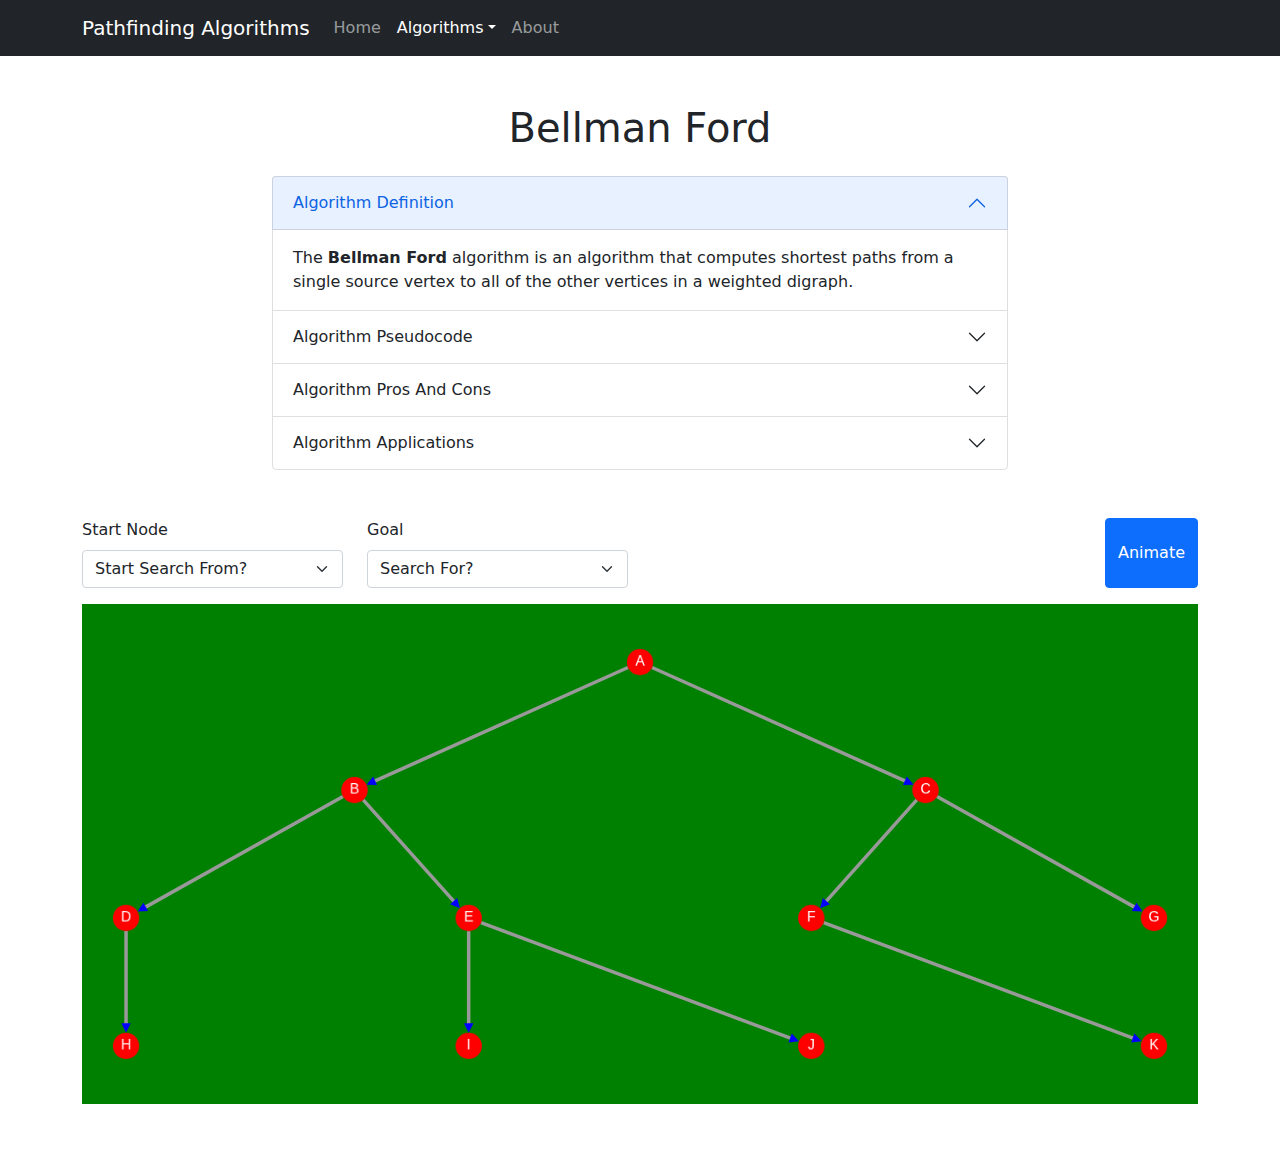
<file: bellman-ford.html>
<!DOCTYPE html>
<html lang="en-US">

    <head>
        <!-- Web Page Metadata -->
        <meta name="viewport" content="width=device-width, initial-scale=1">
        <meta charset="utf-8">

        <!-- Web Page Title -->
        <title>Bellman Ford - PA</title>

        <!-- Web Page Stylesheets -->
        <link rel="stylesheet" href="styles/bootstrap.css">
        <link rel="stylesheet" href="styles/custom.css">

        <!-- Web Page Scripts -->
        <script src="scripts/bootstrap.bundle.js"></script>
        <script src="scripts/cytoscape.min.js"></script>
    </head>

    <body>

        <!-- Navigation Bar -->
        <nav class="navbar navbar-expand-lg navbar-dark bg-dark">
            <div class="container">
                <!-- The Branding On The Left -->
                <a class="navbar-brand" href="index.html">Pathfinding Algorithms</a>
                <!-- The Navbar Menu Toggler Button (For Small Screens) -->
                <button class="navbar-toggler" type="button" data-bs-toggle="collapse" data-bs-target="#paNavbar" aria-controls="paNavbar" aria-expanded="false" aria-label="Toggle Navigation">
                    <span class="navbar-toggler-icon"></span>
                </button>
                <!-- The Actual Navbar -->
                <div class="collapse navbar-collapse" id="paNavbar">
                    <ul class="navbar-nav me-auto mb-2 mb-lg-0">
                        <!-- Link 1 -->
                        <li class="nav-item">
                            <a class="nav-link" href="index.html">Home</a>
                        </li>
                        <!-- Link 2 -->
                        <li class="nav-item dropdown">
                            <a class="nav-link dropdown-toggle active" href="#" id="algorithms-dropdown" role="button" data-bs-toggle="dropdown" aria-expanded="false">Algorithms</a>
                            <ul class="dropdown-menu" aria-labelledby="algorithms-dropdown">
                                <li><a class="dropdown-item" href="breadth-first-search.html">Breadth First Search (BFS)</a></li>
                                <li><a class="dropdown-item" href="depth-first-search.html">Depth First Search (DFS)</a></li>
                                <li><a class="dropdown-item" href="floyd-warshall.html">Floyd Warshall</a></li>
                                <li><a class="dropdown-item active" href="bellman-ford.html">Bellman Ford</a></li>
                                <li><a class="dropdown-item" href="dijkstra.html">Dijkstra</a></li>
                            </ul>
                        </li>
                        <!-- Link 3 -->
                        <li class="nav-item">
                            <a class="nav-link" href="index.html">About</a>
                        </li>
                    </ul>
                </div>
            </div>
        </nav>

        <!-- Algorithm Page Content -->
        <div class="container">
            <div class="row">
                <div class="col-xs-12 text-center mt-5">
                    <h1>Bellman Ford</h1>
                </div>
            </div>
            <div class="row">
                <div class="col-xs-12 col-lg-8 me-auto ms-auto mt-3">
                    <div class="accordion" id="algorithm-accordion">
                        <div class="accordion-item">
                            <h2 class="accordion-header" id="definition-heading">
                                <button class="accordion-button" type="button" data-bs-toggle="collapse" data-bs-target="#algorithm-definition" aria-expanded="true" aria-controls="algorithm-definition">
                                    Algorithm Definition
                                </button>
                            </h2>
                            <div id="algorithm-definition" class="accordion-collapse collapse show" aria-labelledby="definition-heading" data-bs-parent="#algorithm-accordion">
                                <div class="accordion-body">
                                    The <strong>Bellman Ford</strong> algorithm is an algorithm that computes shortest paths from a single source vertex to all of the other vertices in a weighted digraph.
                                </div>
                            </div>
                        </div>
                        <div class="accordion-item">
                            <h2 class="accordion-header" id="pseudocode-heading">
                                <button class="accordion-button collapsed" type="button" data-bs-toggle="collapse" data-bs-target="#algorithm-pseudocode" aria-expanded="false" aria-controls="algorithm-pseudocode">
                                    Algorithm Pseudocode
                                </button>
                            </h2>
                            <div id="algorithm-pseudocode" class="accordion-collapse collapse" aria-labelledby="pseudocode-heading" data-bs-parent="#algorithm-accordion">
                                <div class="accordion-body">
                                    <pre>
                                        <code>
1.    function BellmanFord(list vertices, list edges, vertex source) is

2.    distance := list of size n
3.    predecessor := list of size n

4.    // Step 1: initialize graph
5.    for each vertex v in vertices do
6.        distance[v] := inf
7.        predecessor[v] := null
    
8.    distance[source] := 0

9.    // Step 2: relax edges repeatedly
10.    repeat |V|−1 times:
11.        for each edge (u, v) with weight w in edges do
12.            if distance[u] + w < distance[v] then
13.                distance[v] := distance[u] + w
14.                predecessor[v] := u
15.
16.    // Step 3: check for negative-weight cycles
17.    for each edge (u, v) with weight w in edges do
18.        if distance[u] + w < distance[v] then
19.            error "Graph contains a negative-weight cycle"

20.    return distance, predecessor
                                        </code>
                                    </pre>
                                </div>
                            </div>
                        </div>
                        <div class="accordion-item">
                            <h2 class="accordion-header" id="proscons-heading">
                                <button class="accordion-button collapsed" type="button" data-bs-toggle="collapse" data-bs-target="#algorithm-proscons" aria-expanded="false" aria-controls="algorithm-proscons">
                                    Algorithm Pros And Cons
                                </button>
                            </h2>
                            <div id="algorithm-proscons" class="accordion-collapse collapse" aria-labelledby="proscons-heading" data-bs-parent="#algorithm-accordion">
                                <div class="accordion-body">
                                    <strong>Pros (Advantages):</strong>
                                    <ul>
                                        <li>Capability to handle negative weights.</li>
                                        <li>Works well for distributed systems.</li>
                                        <li>It is a dynamic algorithm.</li>
                                    </ul>
                                    <strong>Cons (Disadvantages):</strong>
                                    <ul>
                                        <li>It can only work for directed graphs.</li>
                                        <li>It only requires local information.</li>
                                    </ul>
                                </div>
                            </div>
                        </div>
                        <div class="accordion-item">
                            <h2 class="accordion-header" id="applications-heading">
                                <button class="accordion-button collapsed" type="button" data-bs-toggle="collapse" data-bs-target="#algorithm-applications" aria-expanded="false" aria-controls="algorithm-applications">
                                    Algorithm Applications
                                </button>
                            </h2>
                            <div id="algorithm-applications" class="accordion-collapse collapse" aria-labelledby="applications-heading" data-bs-parent="#algorithm-accordion">
                                <div class="accordion-body">
                                    <ul>
                                        <li>Network Routing</li>
                                    </ul>
                                </div>
                            </div>
                        </div>
                    </div>
                </div>
            </div>
        </div>

        <div class="container">
            <div class="row">
                <div class="col-md-3 mt-5">
                    <label for="start-node" class="form-label">Start Node</label>
                    <select class="form-select" id="start-node">
                        <option value="">Start Search From?</option>
                    </select>
                </div>
                <div class="col-md-3 mt-5">
                    <label for="goal-node" class="form-label">Goal</label>
                    <select class="form-select" id="goal-node">
                        <option value="">Search For?</option>
                    </select>
                </div>
                <div class="col-md-6 mt-5">
                    <button class="btn btn-primary h-100 float-end" onclick="start()">Animate</button>
                </div>
            </div>
            <div class="row">
                <div class="col-xs-12 mb-5 mt-3">
                    <div id="cy"></div>
                </div>
            </div>
        </div>

        <script src="scripts/bellman-ford.js"></script>
    </body>

</html>
</file>
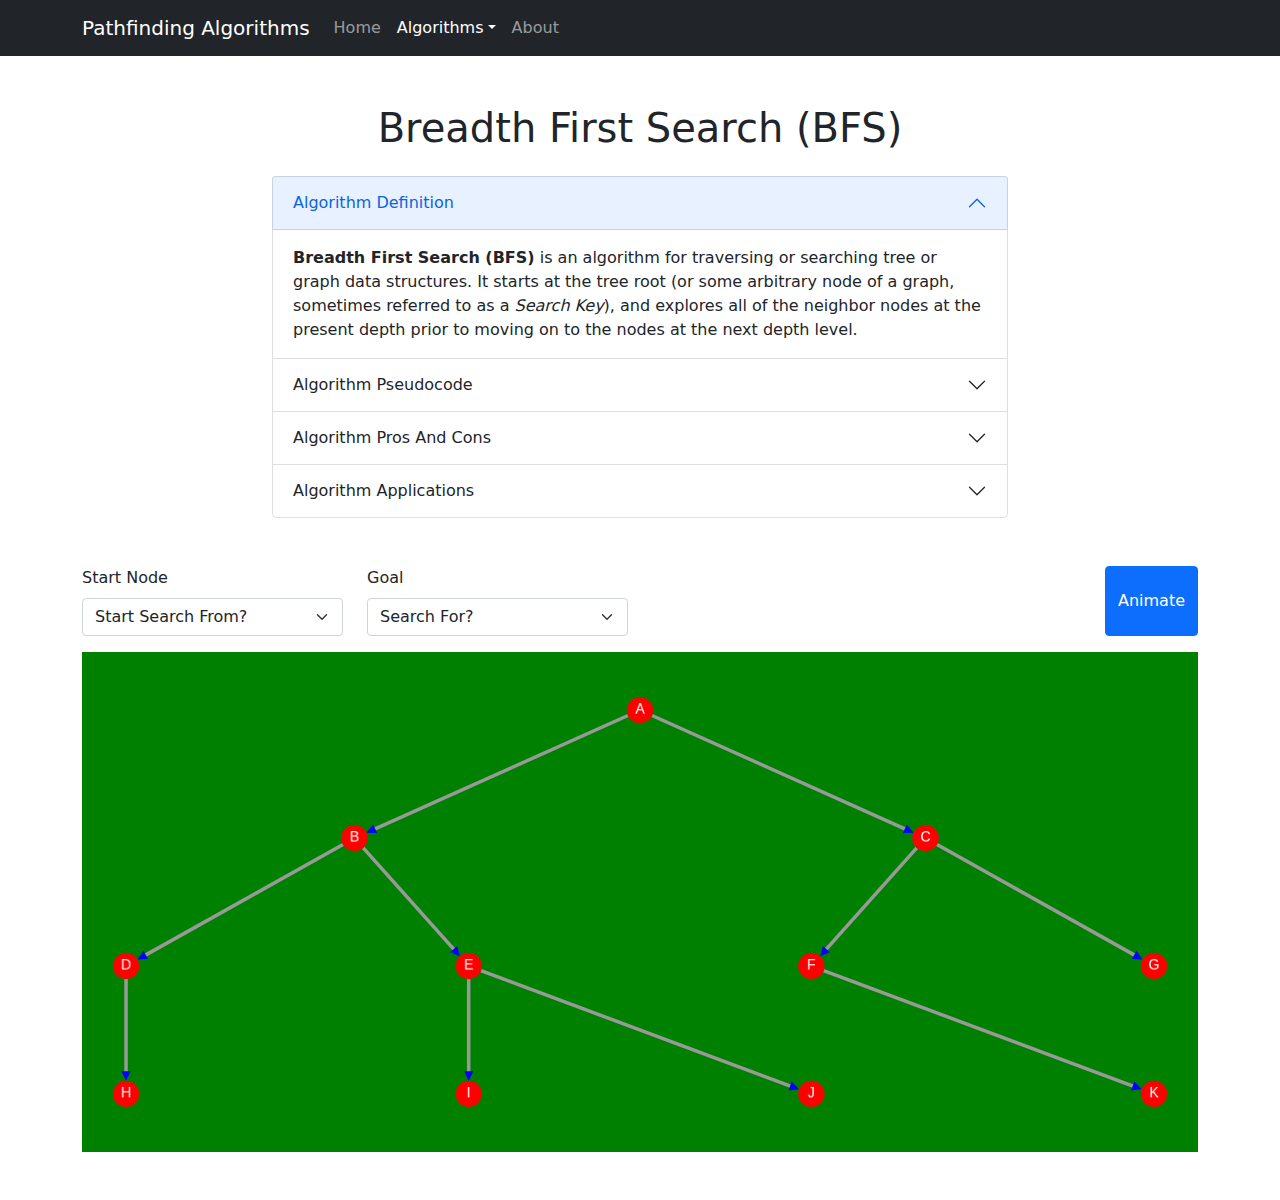
<file: breadth-first-search.html>
<!DOCTYPE html>
<html lang="en-US">

    <head>
        <!-- Web Page Metadata -->
        <meta name="viewport" content="width=device-width, initial-scale=1">
        <meta charset="utf-8">

        <!-- Web Page Title -->
        <title>Breadth First Search - PA</title>

        <!-- Web Page Stylesheets -->
        <link rel="stylesheet" href="styles/bootstrap.css">
        <link rel="stylesheet" href="styles/custom.css">

        <!-- Web Page Scripts -->
        <script src="scripts/bootstrap.bundle.js"></script>
        <script src="scripts/cytoscape.min.js"></script>
    </head>

    <body>
        <!-- Navigation Bar -->
        <nav class="navbar navbar-expand-lg navbar-dark bg-dark">
            <div class="container">
                <!-- The Branding On The Left -->
                <a class="navbar-brand" href="index.html">Pathfinding Algorithms</a>
                <!-- The Navbar Menu Toggler Button (For Small Screens) -->
                <button class="navbar-toggler" type="button" data-bs-toggle="collapse" data-bs-target="#paNavbar" aria-controls="paNavbar" aria-expanded="false" aria-label="Toggle Navigation">
                    <span class="navbar-toggler-icon"></span>
                </button>
                <!-- The Actual Navbar -->
                <div class="collapse navbar-collapse" id="paNavbar">
                    <ul class="navbar-nav me-auto mb-2 mb-lg-0">
                        <!-- Link 1 -->
                        <li class="nav-item">
                            <a class="nav-link" href="index.html">Home</a>
                        </li>
                        <!-- Link 2 -->
                        <li class="nav-item dropdown">
                            <a class="nav-link dropdown-toggle active" href="#" id="algorithms-dropdown" role="button" data-bs-toggle="dropdown" aria-expanded="false">Algorithms</a>
                            <ul class="dropdown-menu" aria-labelledby="algorithms-dropdown">
                                <li><a class="dropdown-item active" href="breadth-first-search.html">Breadth First Search (BFS)</a></li>
                                <li><a class="dropdown-item" href="depth-first-search.html">Depth First Search (DFS)</a></li>
                                <li><a class="dropdown-item" href="floyd-warshall.html">Floyd Warshall</a></li>
                                <li><a class="dropdown-item" href="bellman-ford.html">Bellman Ford</a></li>
                                <li><a class="dropdown-item" href="dijkstra.html">Dijkstra</a></li>
                            </ul>
                        </li>
                        <!-- Link 3 -->
                        <li class="nav-item">
                            <a class="nav-link" href="index.html">About</a>
                        </li>
                    </ul>
                </div>
            </div>
        </nav>

        <!-- Algorithm Page Content -->
        <div class="container">
            <div class="row">
                <div class="col-xs-12 text-center mt-5">
                    <h1>Breadth First Search (BFS)</h1>
                </div>
            </div>
            <div class="row">
                <div class="col-xs-12 col-lg-8 me-auto ms-auto mt-3">
                    <div class="accordion" id="algorithm-accordion">
                        <div class="accordion-item">
                            <h2 class="accordion-header" id="definition-heading">
                                <button class="accordion-button" type="button" data-bs-toggle="collapse" data-bs-target="#algorithm-definition" aria-expanded="true" aria-controls="algorithm-definition">
                                    Algorithm Definition
                                </button>
                            </h2>
                            <div id="algorithm-definition" class="accordion-collapse collapse show" aria-labelledby="definition-heading" data-bs-parent="#algorithm-accordion">
                                <div class="accordion-body">
                                    <strong>Breadth First Search (BFS)</strong> is an algorithm for traversing or searching tree or graph data structures. It starts at the tree root (or some arbitrary node of a graph, sometimes referred to as a <em>Search Key</em>), and explores all of the neighbor nodes at the present depth prior to moving on to the nodes at the next depth level.
                                </div>
                            </div>
                        </div>
                        <div class="accordion-item">
                            <h2 class="accordion-header" id="pseudocode-heading">
                                <button class="accordion-button collapsed" type="button" data-bs-toggle="collapse" data-bs-target="#algorithm-pseudocode" aria-expanded="false" aria-controls="algorithm-pseudocode">
                                    Algorithm Pseudocode
                                </button>
                            </h2>
                            <div id="algorithm-pseudocode" class="accordion-collapse collapse" aria-labelledby="pseudocode-heading" data-bs-parent="#algorithm-accordion">
                                <div class="accordion-body">
                                    <pre>
                                        <code>
1.    procedure BFS(G, root) is
2.        let Q be a queue
3.        label root as discovered
4.        Q.enqueue(root)
5.        while Q is not empty do
6.            v := Q.dequeue()
7.            if v is the goal then
8.                return v
9.                for all edges from v to w in G.adjacentEdges(v) do
10.                    if w is not labeled as discovered then
11.                        label w as discovered
12.                        Q.enqueue(w)
                                        </code>
                                    </pre>
                                </div>
                            </div>
                        </div>
                        <div class="accordion-item">
                            <h2 class="accordion-header" id="proscons-heading">
                                <button class="accordion-button collapsed" type="button" data-bs-toggle="collapse" data-bs-target="#algorithm-proscons" aria-expanded="false" aria-controls="algorithm-proscons">
                                    Algorithm Pros And Cons
                                </button>
                            </h2>
                            <div id="algorithm-proscons" class="accordion-collapse collapse" aria-labelledby="proscons-heading" data-bs-parent="#algorithm-accordion">
                                <div class="accordion-body">
                                    <strong>Pros (Advantages):</strong>
                                    <ul>
                                        <li>If a solution exists, BFS will definitely find it.</li>
                                        <li>If 2 solutions exist the shortest one is found first.</li>
                                        <li>Never get trapped in unwanted nodes without the solution.</li>
                                        <li>Find the closest goal in the least time.</li>
                                    </ul>
                                    <strong>Cons (Disadvantages):</strong>
                                    <ul>
                                        <li>If the solution is far away from the root, BFS will consume more time.</li>
                                        <li>Each level of nodes are stored before creating the next one, hence it uses more memory.</li>
                                    </ul>
                                </div>
                            </div>
                        </div>
                        <div class="accordion-item">
                            <h2 class="accordion-header" id="applications-heading">
                                <button class="accordion-button collapsed" type="button" data-bs-toggle="collapse" data-bs-target="#algorithm-applications" aria-expanded="false" aria-controls="algorithm-applications">
                                    Algorithm Applications
                                </button>
                            </h2>
                            <div id="algorithm-applications" class="accordion-collapse collapse" aria-labelledby="applications-heading" data-bs-parent="#algorithm-accordion">
                                <div class="accordion-body">
                                    <ul>
                                        <li>Finding shortest path.</li>
                                        <li>Checking graph with bipertiteness.</li>
                                        <li>Copying cheiney's algorithm.</li>
                                    </ul>
                                </div>
                            </div>
                        </div>
                    </div>
                </div>
            </div>
        </div>

        <div class="container">
            <div class="row">
                <div class="col-md-3 mt-5">
                    <label for="start-node" class="form-label">Start Node</label>
                    <select class="form-select" id="start-node">
                        <option value="">Start Search From?</option>
                    </select>
                </div>
                <div class="col-md-3 mt-5">
                    <label for="goal-node" class="form-label">Goal</label>
                    <select class="form-select" id="goal-node">
                        <option value="">Search For?</option>
                    </select>
                </div>
                <div class="col-md-6 mt-5">
                    <button class="btn btn-primary h-100 float-end" onclick="start()">Animate</button>
                </div>
            </div>
            <div class="row">
                <div class="col-xs-12 mb-5 mt-3">
                    <div id="cy"></div>
                </div>
            </div>
        </div>

        <script src="scripts/bfs.js"></script>
    </body>

</html>
</file>
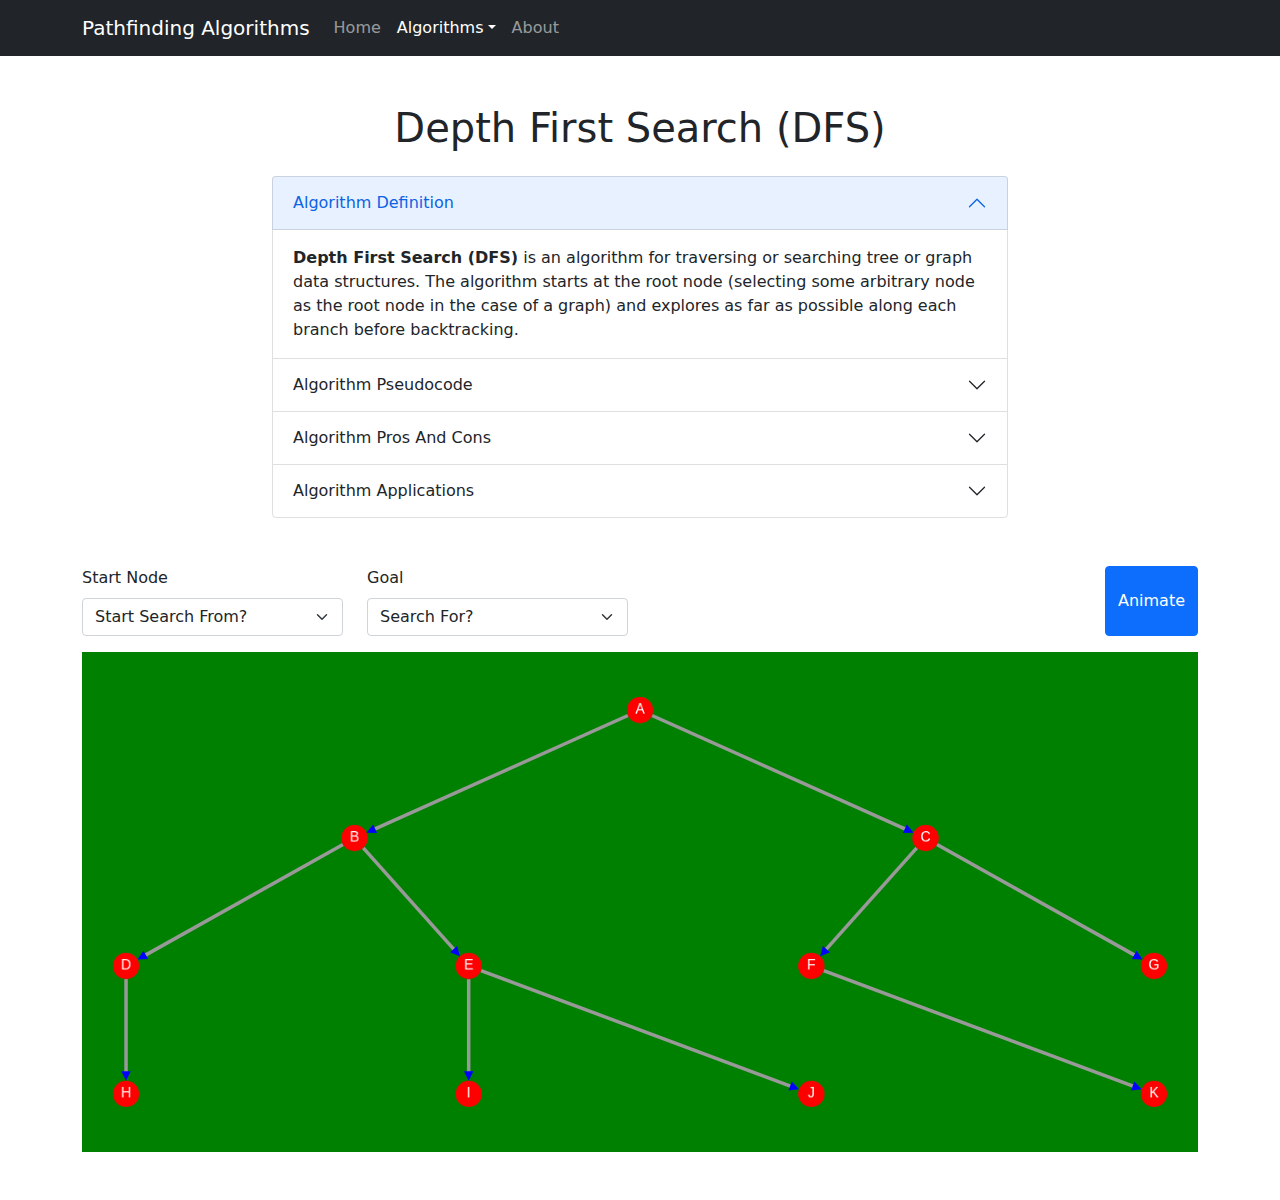
<file: depth-first-search.html>
<!DOCTYPE html>
<html lang="en-US">

    <head>
        <!-- Web Page Metadata -->
        <meta name="viewport" content="width=device-width, initial-scale=1">
        <meta charset="utf-8">

        <!-- Web Page Title -->
        <title>Depth First Search - PA</title>

        <!-- Web Page Stylesheets -->
        <link rel="stylesheet" href="styles/bootstrap.css">
        <link rel="stylesheet" href="styles/custom.css">

        <!-- Web Page Scripts -->
        <script src="scripts/bootstrap.bundle.js"></script>
        <script src="scripts/cytoscape.min.js"></script>
    </head>

    <body>

        <!-- Navigation Bar -->
        <nav class="navbar navbar-expand-lg navbar-dark bg-dark">
            <div class="container">
                <!-- The Branding On The Left -->
                <a class="navbar-brand" href="index.html">Pathfinding Algorithms</a>
                <!-- The Navbar Menu Toggler Button (For Small Screens) -->
                <button class="navbar-toggler" type="button" data-bs-toggle="collapse" data-bs-target="#paNavbar" aria-controls="paNavbar" aria-expanded="false" aria-label="Toggle Navigation">
                    <span class="navbar-toggler-icon"></span>
                </button>
                <!-- The Actual Navbar -->
                <div class="collapse navbar-collapse" id="paNavbar">
                    <ul class="navbar-nav me-auto mb-2 mb-lg-0">
                        <!-- Link 1 -->
                        <li class="nav-item">
                            <a class="nav-link" href="index.html">Home</a>
                        </li>
                        <!-- Link 2 -->
                        <li class="nav-item dropdown">
                            <a class="nav-link dropdown-toggle active" href="#" id="algorithms-dropdown" role="button" data-bs-toggle="dropdown" aria-expanded="false">Algorithms</a>
                            <ul class="dropdown-menu" aria-labelledby="algorithms-dropdown">
                                <li><a class="dropdown-item" href="breadth-first-search.html">Breadth First Search (BFS)</a></li>
                                <li><a class="dropdown-item active" href="depth-first-search.html">Depth First Search (DFS)</a></li>
                                <li><a class="dropdown-item" href="floyd-warshall.html">Floyd Warshall</a></li>
                                <li><a class="dropdown-item" href="bellman-ford.html">Bellman Ford</a></li>
                                <li><a class="dropdown-item" href="dijkstra.html">Dijkstra</a></li>
                            </ul>
                        </li>
                        <!-- Link 3 -->
                        <li class="nav-item">
                            <a class="nav-link" href="index.html">About</a>
                        </li>
                    </ul>
                </div>
            </div>
        </nav>

        <!-- Algorithm Page Content -->
        <div class="container">
            <div class="row">
                <div class="col-xs-12 text-center mt-5">
                    <h1>Depth First Search (DFS)</h1>
                </div>
            </div>
            <div class="row">
                <div class="col-xs-12 col-lg-8 me-auto ms-auto mt-3">
                    <div class="accordion" id="algorithm-accordion">
                        <div class="accordion-item">
                            <h2 class="accordion-header" id="definition-heading">
                                <button class="accordion-button" type="button" data-bs-toggle="collapse" data-bs-target="#algorithm-definition" aria-expanded="true" aria-controls="algorithm-definition">
                                    Algorithm Definition
                                </button>
                            </h2>
                            <div id="algorithm-definition" class="accordion-collapse collapse show" aria-labelledby="definition-heading" data-bs-parent="#algorithm-accordion">
                                <div class="accordion-body">
                                    <strong>Depth First Search (DFS)</strong> is an algorithm for traversing or searching tree or graph data structures. The algorithm starts at the root node (selecting some arbitrary node as the root node in the case of a graph) and explores as far as possible along each branch before backtracking.
                                </div>
                            </div>
                        </div>
                        <div class="accordion-item">
                            <h2 class="accordion-header" id="pseudocode-heading">
                                <button class="accordion-button collapsed" type="button" data-bs-toggle="collapse" data-bs-target="#algorithm-pseudocode" aria-expanded="false" aria-controls="algorithm-pseudocode">
                                    Algorithm Pseudocode
                                </button>
                            </h2>
                            <div id="algorithm-pseudocode" class="accordion-collapse collapse" aria-labelledby="pseudocode-heading" data-bs-parent="#algorithm-accordion">
                                <div class="accordion-body">
                                    <pre>
                                        <code>
1.    procedure DFS_iterative(G, v) is
2.    let S be a stack
3.    S.push(v)
4.    while S is not empty do
5.      v = S.pop()
6.      if v is not labeled as discovered then
7.          label v as discovered
8.          for all edges from v to w in G.adjacentEdges(v) do 
9.              S.push(w)
                                        </code>
                                    </pre>
                                </div>
                            </div>
                        </div>
                        <div class="accordion-item">
                            <h2 class="accordion-header" id="proscons-heading">
                                <button class="accordion-button collapsed" type="button" data-bs-toggle="collapse" data-bs-target="#algorithm-proscons" aria-expanded="false" aria-controls="algorithm-proscons">
                                    Algorithm Pros And Cons
                                </button>
                            </h2>
                            <div id="algorithm-proscons" class="accordion-collapse collapse" aria-labelledby="proscons-heading" data-bs-parent="#algorithm-accordion">
                                <div class="accordion-body">
                                    <strong>Pros (Advantages):</strong>
                                    <ul>
                                        <li>Memory requirement is linear WRT nodes.</li>
                                        <li>Less time and space complexity compared to BFS.</li>
                                        <li>Solution can be found out without much more search.</li>
                                    </ul>
                                    <strong>Cons (Disadvantages):</strong>
                                    <ul>
                                        <li>Not guaranteed that it will give you solution.</li>
                                        <li>Cut-off depth is smaller so time complexity is more.</li>
                                        <li>Determination of depth until the search has proceeds.</li>
                                    </ul>
                                </div>
                            </div>
                        </div>
                        <div class="accordion-item">
                            <h2 class="accordion-header" id="applications-heading">
                                <button class="accordion-button collapsed" type="button" data-bs-toggle="collapse" data-bs-target="#algorithm-applications" aria-expanded="false" aria-controls="algorithm-applications">
                                    Algorithm Applications
                                </button>
                            </h2>
                            <div id="algorithm-applications" class="accordion-collapse collapse" aria-labelledby="applications-heading" data-bs-parent="#algorithm-accordion">
                                <div class="accordion-body">
                                    <ul>
                                        <li>Finding connected components.</li>
                                        <li>Topological sorting.</li>
                                        <li>Finding bridges of graph.</li>
                                    </ul>
                                </div>
                            </div>
                        </div>
                    </div>
                </div>
            </div>
        </div>

        <div class="container">
            <div class="row">
                <div class="col-md-3 mt-5">
                    <label for="start-node" class="form-label">Start Node</label>
                    <select class="form-select" id="start-node">
                        <option value="">Start Search From?</option>
                    </select>
                </div>
                <div class="col-md-3 mt-5">
                    <label for="goal-node" class="form-label">Goal</label>
                    <select class="form-select" id="goal-node">
                        <option value="">Search For?</option>
                    </select>
                </div>
                <div class="col-md-6 mt-5">
                    <button class="btn btn-primary h-100 float-end" onclick="start()">Animate</button>
                </div>
            </div>
            <div class="row">
                <div class="col-xs-12 mb-5 mt-3">
                    <div id="cy"></div>
                </div>
            </div>
        </div>

        <script src="scripts/dfs.js"></script>
    </body>

</html>
</file>
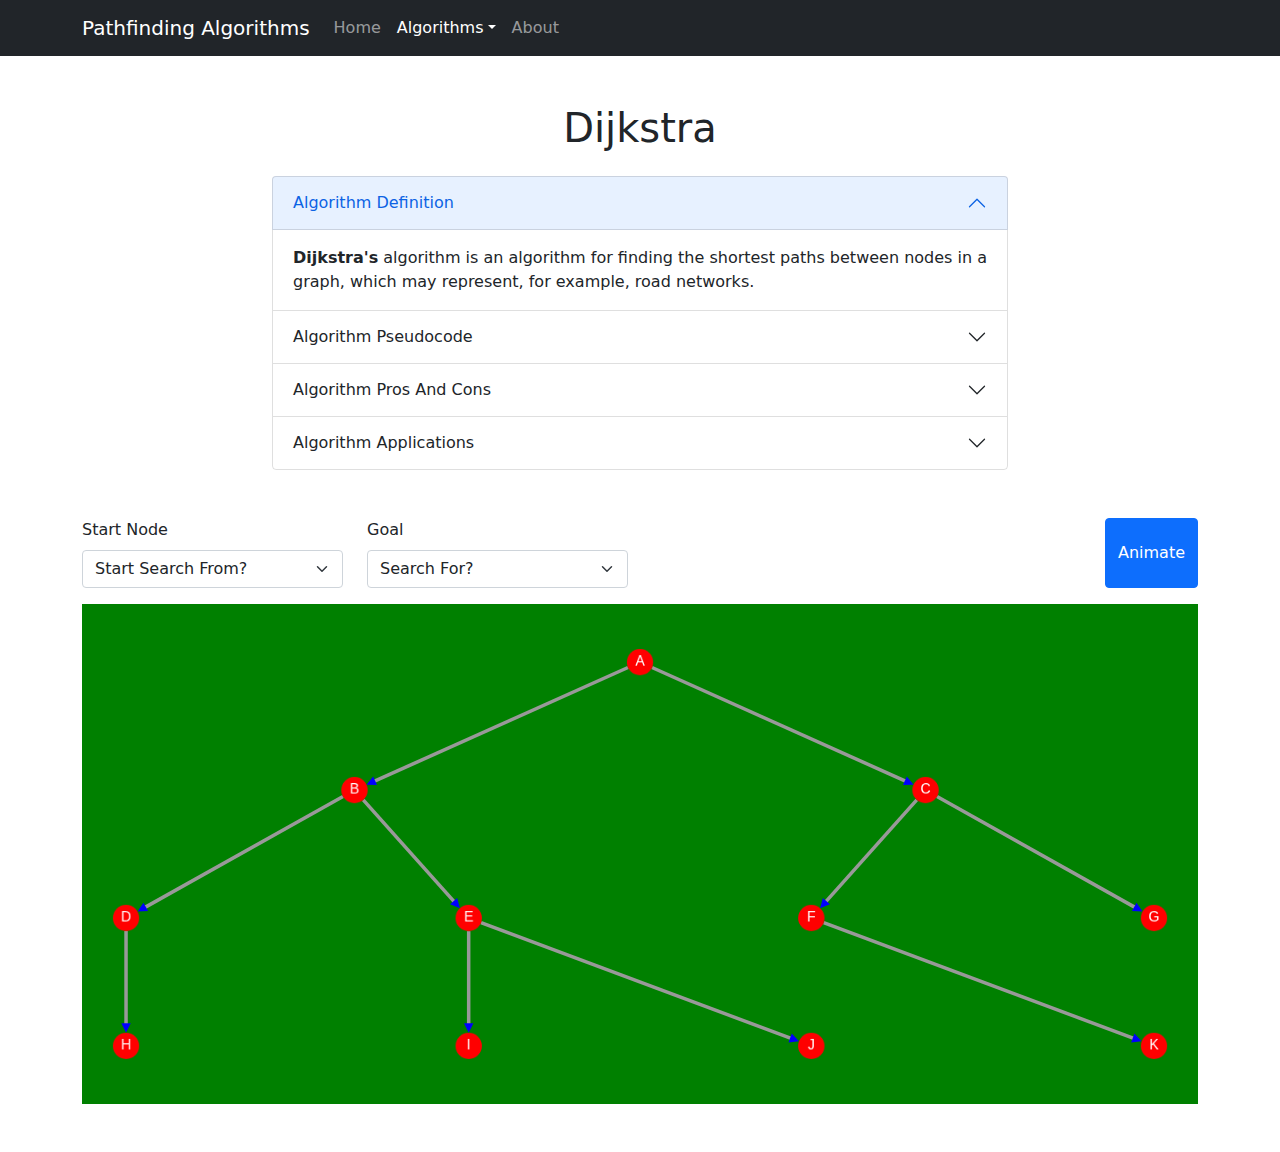
<file: dijkstra.html>
<!DOCTYPE html>
<html lang="en-US">

    <head>
        <!-- Web Page Metadata -->
        <meta name="viewport" content="width=device-width, initial-scale=1">
        <meta charset="utf-8">

        <!-- Web Page Title -->
        <title>Dijkstra - PA</title>

        <!-- Web Page Stylesheets -->
        <link rel="stylesheet" href="styles/bootstrap.css">
        <link rel="stylesheet" href="styles/custom.css">

        <!-- Web Page Scripts -->
        <script src="scripts/bootstrap.bundle.js"></script>
        <script src="scripts/cytoscape.min.js"></script>
    </head>

    <body>

        <!-- Navigation Bar -->
        <nav class="navbar navbar-expand-lg navbar-dark bg-dark">
            <div class="container">
                <!-- The Branding On The Left -->
                <a class="navbar-brand" href="index.html">Pathfinding Algorithms</a>
                <!-- The Navbar Menu Toggler Button (For Small Screens) -->
                <button class="navbar-toggler" type="button" data-bs-toggle="collapse" data-bs-target="#paNavbar" aria-controls="paNavbar" aria-expanded="false" aria-label="Toggle Navigation">
                    <span class="navbar-toggler-icon"></span>
                </button>
                <!-- The Actual Navbar -->
                <div class="collapse navbar-collapse" id="paNavbar">
                    <ul class="navbar-nav me-auto mb-2 mb-lg-0">
                        <!-- Link 1 -->
                        <li class="nav-item">
                            <a class="nav-link" href="index.html">Home</a>
                        </li>
                        <!-- Link 2 -->
                        <li class="nav-item dropdown">
                            <a class="nav-link dropdown-toggle active" href="#" id="algorithms-dropdown" role="button" data-bs-toggle="dropdown" aria-expanded="false">Algorithms</a>
                            <ul class="dropdown-menu" aria-labelledby="algorithms-dropdown">
                                <li><a class="dropdown-item" href="breadth-first-search.html">Breadth First Search (BFS)</a></li>
                                <li><a class="dropdown-item" href="depth-first-search.html">Depth First Search (DFS)</a></li>
                                <li><a class="dropdown-item" href="floyd-warshall.html">Floyd Warshall</a></li>
                                <li><a class="dropdown-item" href="bellman-ford.html">Bellman Ford</a></li>
                                <li><a class="dropdown-item active" href="dijkstra.html">Dijkstra</a></li>
                            </ul>
                        </li>
                        <!-- Link 3 -->
                        <li class="nav-item">
                            <a class="nav-link" href="index.html">About</a>
                        </li>
                    </ul>
                </div>
            </div>
        </nav>

        <!-- Algorithm Page Content -->
        <div class="container">
            <div class="row">
                <div class="col-xs-12 text-center mt-5">
                    <h1>Dijkstra</h1>
                </div>
            </div>
            <div class="row">
                <div class="col-xs-12 col-lg-8 me-auto ms-auto mt-3">
                    <div class="accordion" id="algorithm-accordion">
                        <div class="accordion-item">
                            <h2 class="accordion-header" id="definition-heading">
                                <button class="accordion-button" type="button" data-bs-toggle="collapse" data-bs-target="#algorithm-definition" aria-expanded="true" aria-controls="algorithm-definition">
                                    Algorithm Definition
                                </button>
                            </h2>
                            <div id="algorithm-definition" class="accordion-collapse collapse show" aria-labelledby="definition-heading" data-bs-parent="#algorithm-accordion">
                                <div class="accordion-body">
                                    <strong>Dijkstra's</strong> algorithm is an algorithm for finding the shortest paths between nodes in a graph, which may represent, for example, road networks.
                                </div>
                            </div>
                        </div>
                        <div class="accordion-item">
                            <h2 class="accordion-header" id="pseudocode-heading">
                                <button class="accordion-button collapsed" type="button" data-bs-toggle="collapse" data-bs-target="#algorithm-pseudocode" aria-expanded="false" aria-controls="algorithm-pseudocode">
                                    Algorithm Pseudocode
                                </button>
                            </h2>
                            <div id="algorithm-pseudocode" class="accordion-collapse collapse" aria-labelledby="pseudocode-heading" data-bs-parent="#algorithm-accordion">
                                <div class="accordion-body">
                                    <pre>
                                        <code>
 1      function Dijkstra(Graph, source):
 2
 3      create vertex set Q
 4
 5      for each vertex v in Graph:            
 6          dist[v] ← INFINITY                 
 7          prev[v] ← UNDEFINED                
 8          add v to Q                     
 9      dist[source] ← 0                       
10     
11      while Q is not empty:
12          u ← vertex in Q with min dist[u]   
13                                             
14          remove u from Q
15         
16          for each neighbor v of u:
17              alt ← dist[u] + length(u, v)
18              if alt < dist[v]:              
19                  dist[v] ← alt
20                  prev[v] ← u
21
22      return dist[], prev[]
                                        </code>
                                    </pre>
                                </div>
                            </div>
                        </div>
                        <div class="accordion-item">
                            <h2 class="accordion-header" id="proscons-heading">
                                <button class="accordion-button collapsed" type="button" data-bs-toggle="collapse" data-bs-target="#algorithm-proscons" aria-expanded="false" aria-controls="algorithm-proscons">
                                    Algorithm Pros And Cons
                                </button>
                            </h2>
                            <div id="algorithm-proscons" class="accordion-collapse collapse" aria-labelledby="proscons-heading" data-bs-parent="#algorithm-accordion">
                                <div class="accordion-body">
                                    <strong>Pros (Advantages):</strong>
                                    <ul>
                                        <li>Uninformed algorithm.</li>
                                        <li>Good when you have multiple target nodes.</li>
                                    </ul>
                                    <strong>Cons (Disadvantages):</strong>
                                    <ul>
                                        <li>Fails for negative edge weights.</li>
                                        <li>It can be slow for a large number of nodes.</li>
                                    </ul>
                                </div>
                            </div>
                        </div>
                        <div class="accordion-item">
                            <h2 class="accordion-header" id="applications-heading">
                                <button class="accordion-button collapsed" type="button" data-bs-toggle="collapse" data-bs-target="#algorithm-applications" aria-expanded="false" aria-controls="algorithm-applications">
                                    Algorithm Applications
                                </button>
                            </h2>
                            <div id="algorithm-applications" class="accordion-collapse collapse" aria-labelledby="applications-heading" data-bs-parent="#algorithm-accordion">
                                <div class="accordion-body">
                                    <ul>
                                        <li>Digital Mapping in Google Maps.</li>
                                        <li>Social Networking Applications.</li>
                                        <li>Telephone Networks.</li>
                                        <li>Robotic Paths.</li>
                                    </ul>
                                </div>
                            </div>
                        </div>
                    </div>
                </div>
            </div>
        </div>

        <div class="container">
            <div class="row">
                <div class="col-md-3 mt-5">
                    <label for="start-node" class="form-label">Start Node</label>
                    <select class="form-select" id="start-node">
                        <option value="">Start Search From?</option>
                    </select>
                </div>
                <div class="col-md-3 mt-5">
                    <label for="goal-node" class="form-label">Goal</label>
                    <select class="form-select" id="goal-node">
                        <option value="">Search For?</option>
                    </select>
                </div>
                <div class="col-md-6 mt-5">
                    <button class="btn btn-primary h-100 float-end" onclick="start()">Animate</button>
                </div>
            </div>
            <div class="row">
                <div class="col-xs-12 mb-5 mt-3">
                    <div id="cy"></div>
                </div>
            </div>
        </div>

        <script src="scripts/dijkstra.js"></script>
    </body>

</html>
</file>
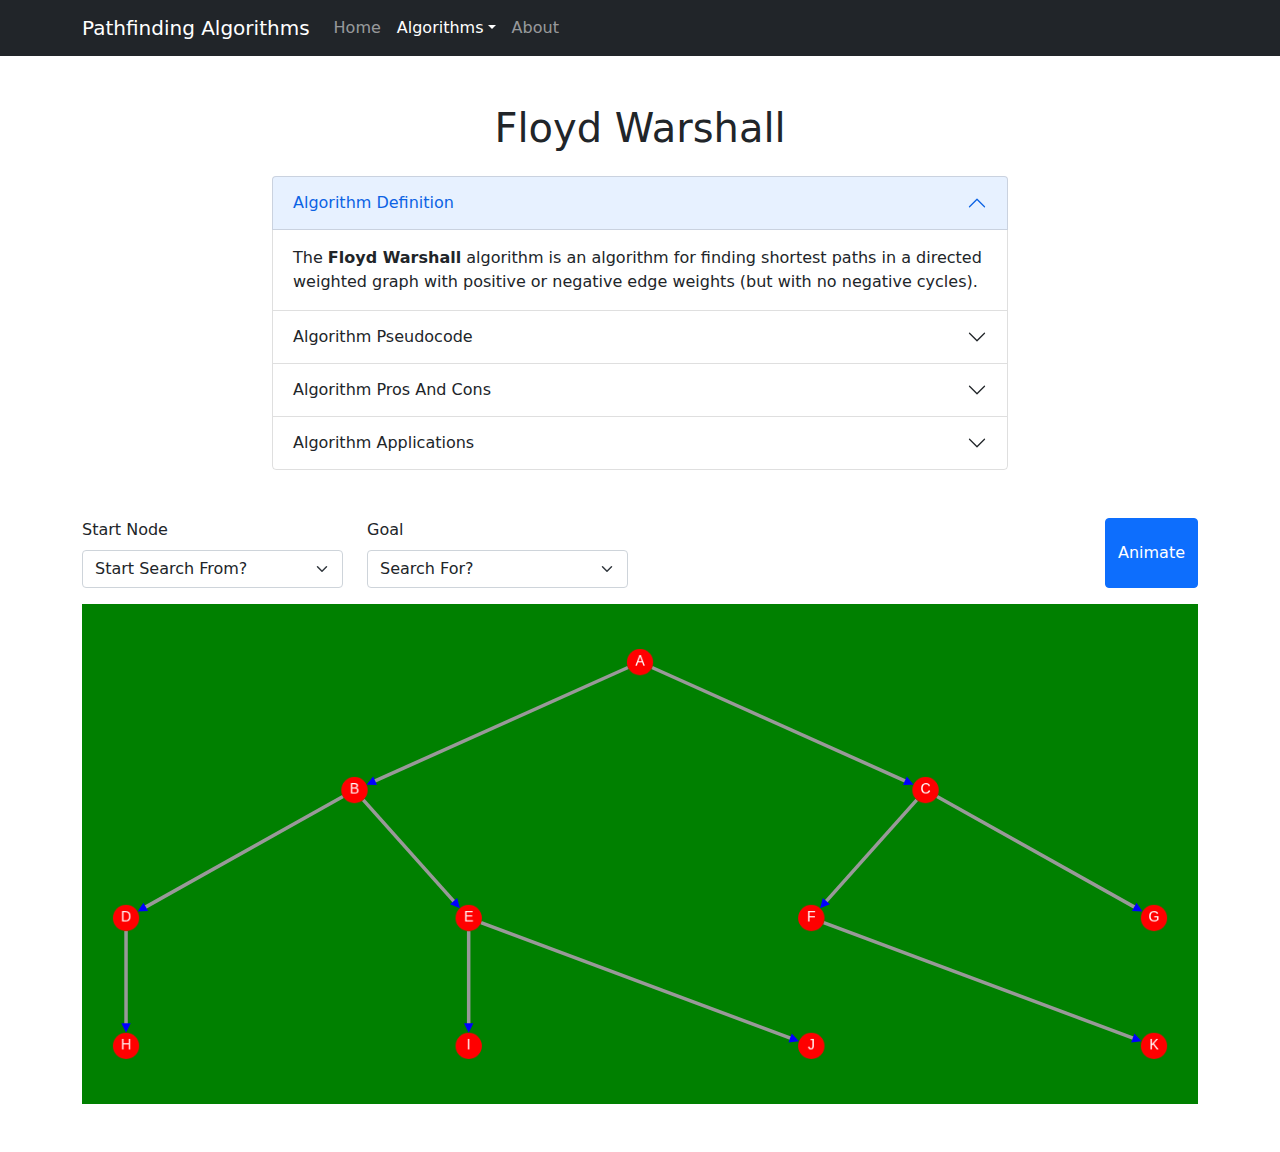
<file: floyd-warshall.html>
<!DOCTYPE html>
<html lang="en-US">

    <head>
        <!-- Web Page Metadata -->
        <meta name="viewport" content="width=device-width, initial-scale=1">
        <meta charset="utf-8">

        <!-- Web Page Title -->
        <title>Floyd Warshall - PA</title>

        <!-- Web Page Stylesheets -->
        <link rel="stylesheet" href="styles/bootstrap.css">
        <link rel="stylesheet" href="styles/custom.css">

        <!-- Web Page Scripts -->
        <script src="scripts/bootstrap.bundle.js"></script>
        <script src="scripts/cytoscape.min.js"></script>
    </head>

    <body>

        <!-- Navigation Bar -->
        <nav class="navbar navbar-expand-lg navbar-dark bg-dark">
            <div class="container">
                <!-- The Branding On The Left -->
                <a class="navbar-brand" href="index.html">Pathfinding Algorithms</a>
                <!-- The Navbar Menu Toggler Button (For Small Screens) -->
                <button class="navbar-toggler" type="button" data-bs-toggle="collapse" data-bs-target="#paNavbar" aria-controls="paNavbar" aria-expanded="false" aria-label="Toggle Navigation">
                    <span class="navbar-toggler-icon"></span>
                </button>
                <!-- The Actual Navbar -->
                <div class="collapse navbar-collapse" id="paNavbar">
                    <ul class="navbar-nav me-auto mb-2 mb-lg-0">
                        <!-- Link 1 -->
                        <li class="nav-item">
                            <a class="nav-link" href="index.html">Home</a>
                        </li>
                        <!-- Link 2 -->
                        <li class="nav-item dropdown">
                            <a class="nav-link dropdown-toggle active" href="#" id="algorithms-dropdown" role="button" data-bs-toggle="dropdown" aria-expanded="false">Algorithms</a>
                            <ul class="dropdown-menu" aria-labelledby="algorithms-dropdown">
                                <li><a class="dropdown-item" href="breadth-first-search.html">Breadth First Search (BFS)</a></li>
                                <li><a class="dropdown-item" href="depth-first-search.html">Depth First Search (DFS)</a></li>
                                <li><a class="dropdown-item active" href="floyd-warshall.html">Floyd Warshall</a></li>
                                <li><a class="dropdown-item" href="bellman-ford.html">Bellman Ford</a></li>
                                <li><a class="dropdown-item" href="dijkstra.html">Dijkstra</a></li>
                            </ul>
                        </li>
                        <!-- Link 3 -->
                        <li class="nav-item">
                            <a class="nav-link" href="index.html">About</a>
                        </li>
                    </ul>
                </div>
            </div>
        </nav>

        <!-- Algorithm Page Content -->
        <div class="container">
            <div class="row">
                <div class="col-xs-12 text-center mt-5">
                    <h1>Floyd Warshall</h1>
                </div>
            </div>
            <div class="row">
                <div class="col-xs-12 col-lg-8 me-auto ms-auto mt-3">
                    <div class="accordion" id="algorithm-accordion">
                        <div class="accordion-item">
                            <h2 class="accordion-header" id="definition-heading">
                                <button class="accordion-button" type="button" data-bs-toggle="collapse" data-bs-target="#algorithm-definition" aria-expanded="true" aria-controls="algorithm-definition">
                                    Algorithm Definition
                                </button>
                            </h2>
                            <div id="algorithm-definition" class="accordion-collapse collapse show" aria-labelledby="definition-heading" data-bs-parent="#algorithm-accordion">
                                <div class="accordion-body">
                                    The <strong>Floyd Warshall</strong> algorithm is an algorithm for finding shortest paths in a directed weighted graph with positive or negative edge weights (but with no negative cycles).
                                </div>
                            </div>
                        </div>
                        <div class="accordion-item">
                            <h2 class="accordion-header" id="pseudocode-heading">
                                <button class="accordion-button collapsed" type="button" data-bs-toggle="collapse" data-bs-target="#algorithm-pseudocode" aria-expanded="false" aria-controls="algorithm-pseudocode">
                                    Algorithm Pseudocode
                                </button>
                            </h2>
                            <div id="algorithm-pseudocode" class="accordion-collapse collapse" aria-labelledby="pseudocode-heading" data-bs-parent="#algorithm-accordion">
                                <div class="accordion-body">
                                    <pre>
                                        <code>
1.   procedure FloydWarshallWithPathReconstruction() is
2.    for each edge (u, v) do
3.        dist[u][v] ← w(u, v)  // The weight of the edge (u, v)
4.        next[u][v] ← v
5.    for each vertex v do
6.        dist[v][v] ← 0
7.        next[v][v] ← v
8.    for k from 1 to |V| do // standard Floyd-Warshall implementation
9.        for i from 1 to |V|
10.            for j from 1 to |V|
11.                if dist[i][j] > dist[i][k] + dist[k][j] then
12.                    dist[i][j] ← dist[i][k] + dist[k][j]
13.                    next[i][j] ← next[i][k]
                                        </code>
                                    </pre>
                                </div>
                            </div>
                        </div>
                        <div class="accordion-item">
                            <h2 class="accordion-header" id="proscons-heading">
                                <button class="accordion-button collapsed" type="button" data-bs-toggle="collapse" data-bs-target="#algorithm-proscons" aria-expanded="false" aria-controls="algorithm-proscons">
                                    Algorithm Pros And Cons
                                </button>
                            </h2>
                            <div id="algorithm-proscons" class="accordion-collapse collapse" aria-labelledby="proscons-heading" data-bs-parent="#algorithm-accordion">
                                <div class="accordion-body">
                                    <strong>Pros (Advantages):</strong>
                                    <ul>
                                        <li>It is easy to implement.</li>
                                        <li>It highlights all the shortest path pairs in a graph.</li>
                                    </ul>
                                    <strong>Cons (Disadvantages):</strong>
                                    <ul>
                                        <li>It works slower than other algorithms designed for the same task.</li>
                                    </ul>
                                </div>
                            </div>
                        </div>
                        <div class="accordion-item">
                            <h2 class="accordion-header" id="applications-heading">
                                <button class="accordion-button collapsed" type="button" data-bs-toggle="collapse" data-bs-target="#algorithm-applications" aria-expanded="false" aria-controls="algorithm-applications">
                                    Algorithm Applications
                                </button>
                            </h2>
                            <div id="algorithm-applications" class="accordion-collapse collapse" aria-labelledby="applications-heading" data-bs-parent="#algorithm-accordion">
                                <div class="accordion-body">
                                    <ul>
                                        <li>Computing the similarity between graphs.</li>
                                        <li>Shortest paths in directed graphs.</li>
                                        <li>Computing canonical form of difference bound matrices (DBMs)</li>
                                        <li>Widest paths/maximum bandwidth paths.</li>
                                    </ul>
                                </div>
                            </div>
                        </div>
                    </div>
                </div>
            </div>
        </div>

        <div class="container">
            <div class="row">
                <div class="col-md-3 mt-5">
                    <label for="start-node" class="form-label">Start Node</label>
                    <select class="form-select" id="start-node">
                        <option value="">Start Search From?</option>
                    </select>
                </div>
                <div class="col-md-3 mt-5">
                    <label for="goal-node" class="form-label">Goal</label>
                    <select class="form-select" id="goal-node">
                        <option value="">Search For?</option>
                    </select>
                </div>
                <div class="col-md-6 mt-5">
                    <button class="btn btn-primary h-100 float-end" onclick="start()">Animate</button>
                </div>
            </div>
            <div class="row">
                <div class="col-xs-12 mb-5 mt-3">
                    <div id="cy"></div>
                </div>
            </div>
        </div>

        <script src="scripts/floyd-warshall.js"></script>
    </body>

</html>
</file>
<file: styles/custom.css>
#cy {
    height: 500px;
    width: 100%;
    background-color: green;
}
</file>
